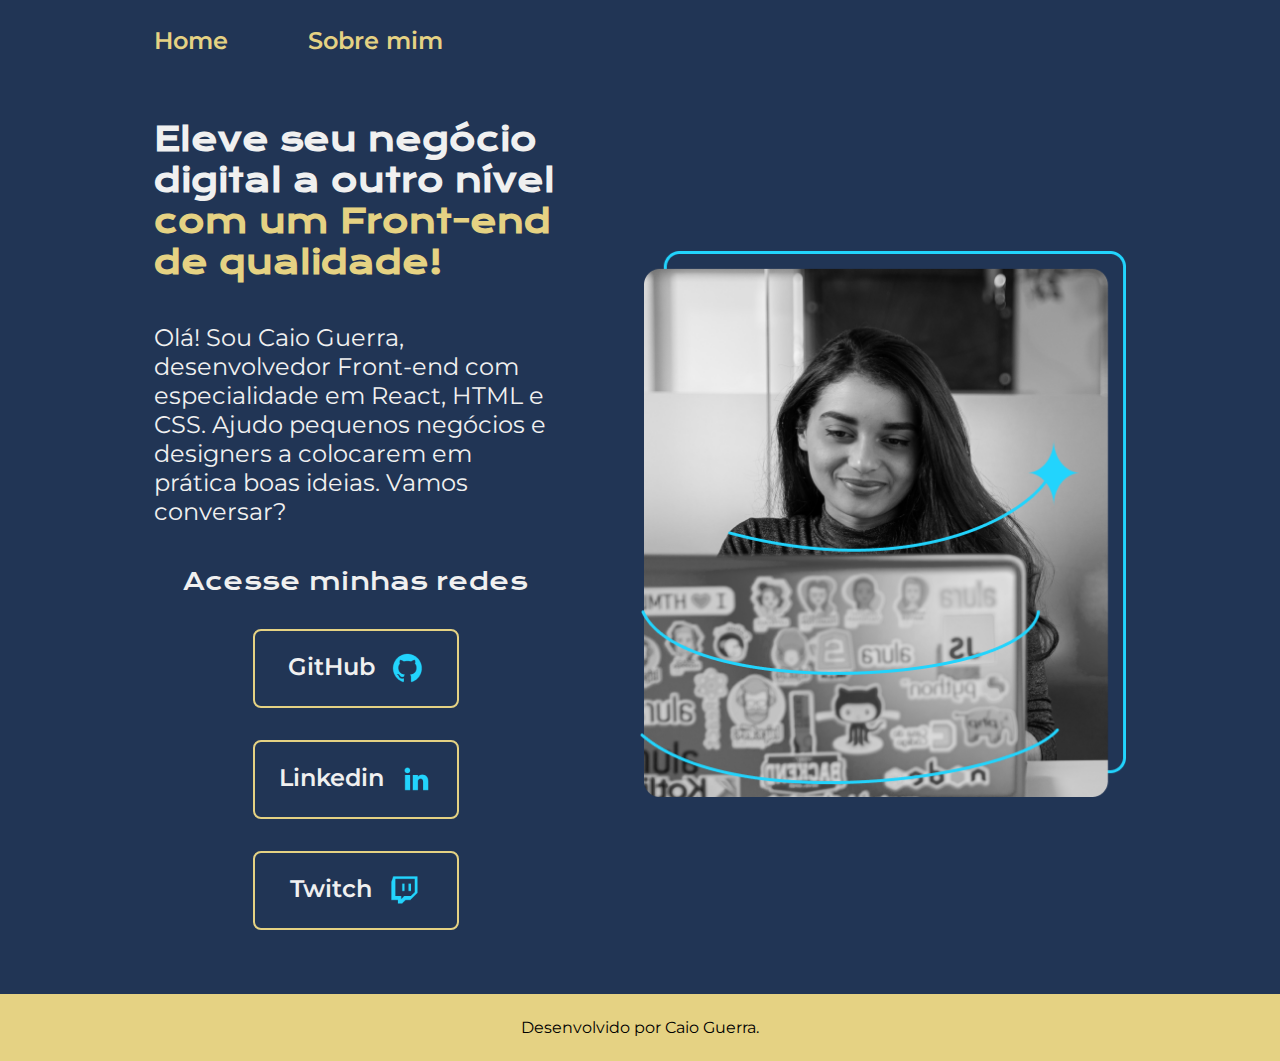
<file: index.html>
<!DOCTYPE html>
<html lang="pt-br">

<head>
    <meta charset="UTF-8">
    <meta http-equiv="X-UA-Compatible" content="IE=edge">
    <meta name="viewport" content="width=device-width, initial-scale=1.0">
    <title>Portifolio</title>
    <link rel="stylesheet" href="./style.css/style.css">
</head>

<body>
    <header class="cabecalho">
        <nav class="cabecalho__menu">
                <a class="cabecalho__menu__link" href="index.html">Home</a>
                <a class="cabecalho__menu__link" href="about.html">Sobre mim</a>
        </nav>
    </header>
    <main class="apresentacao">
        <section class="apresentacao__conteudo">
            <h1 class="apresentacao__conteudo__titulo">Eleve seu negócio digital a outro nível<strong 
            class="titulo-destaque"> com um Front-end de qualidade!
            </strong></h1>
            <p class="apresentacao__conteudo__texto">Olá! Sou Caio Guerra, desenvolvedor
            Front-end com especialidade em React, HTML e
            CSS. Ajudo pequenos negócios e designers a
            colocarem em prática boas ideias. Vamos
            conversar?</p>
            <div class="apresentacao__links">
                <h2 class="apresentacao__links__subtitulo">Acesse minhas redes</h2>
                <a class="apresentacao__links__navegacao" href="https://github.com/guilhermeonrails">GitHub
                    <img src="./assets/github.png">
                </a>
                <a class="apresentacao__links__navegacao" href="https://www.linkedin.com/in/caio-guerra-981a3717a/">Linkedin
                    <img src="./assets/linkedin.png">
                </a>
                <a class="apresentacao__links__navegacao" href="https://https://www.twitch.tv/gaules">Twitch
                    <img src="./assets/twitch.png">
                </a>
            </div>
        </section>
        <img class="apresentacao__imagem" src="./assets/Imagem.png" alt="Foto da Joana Santos programando">
    </main>
    <footer class="rodape">
        <p>Desenvolvido por Caio Guerra.</p>
    </footer>
</body>

</html>
</file>
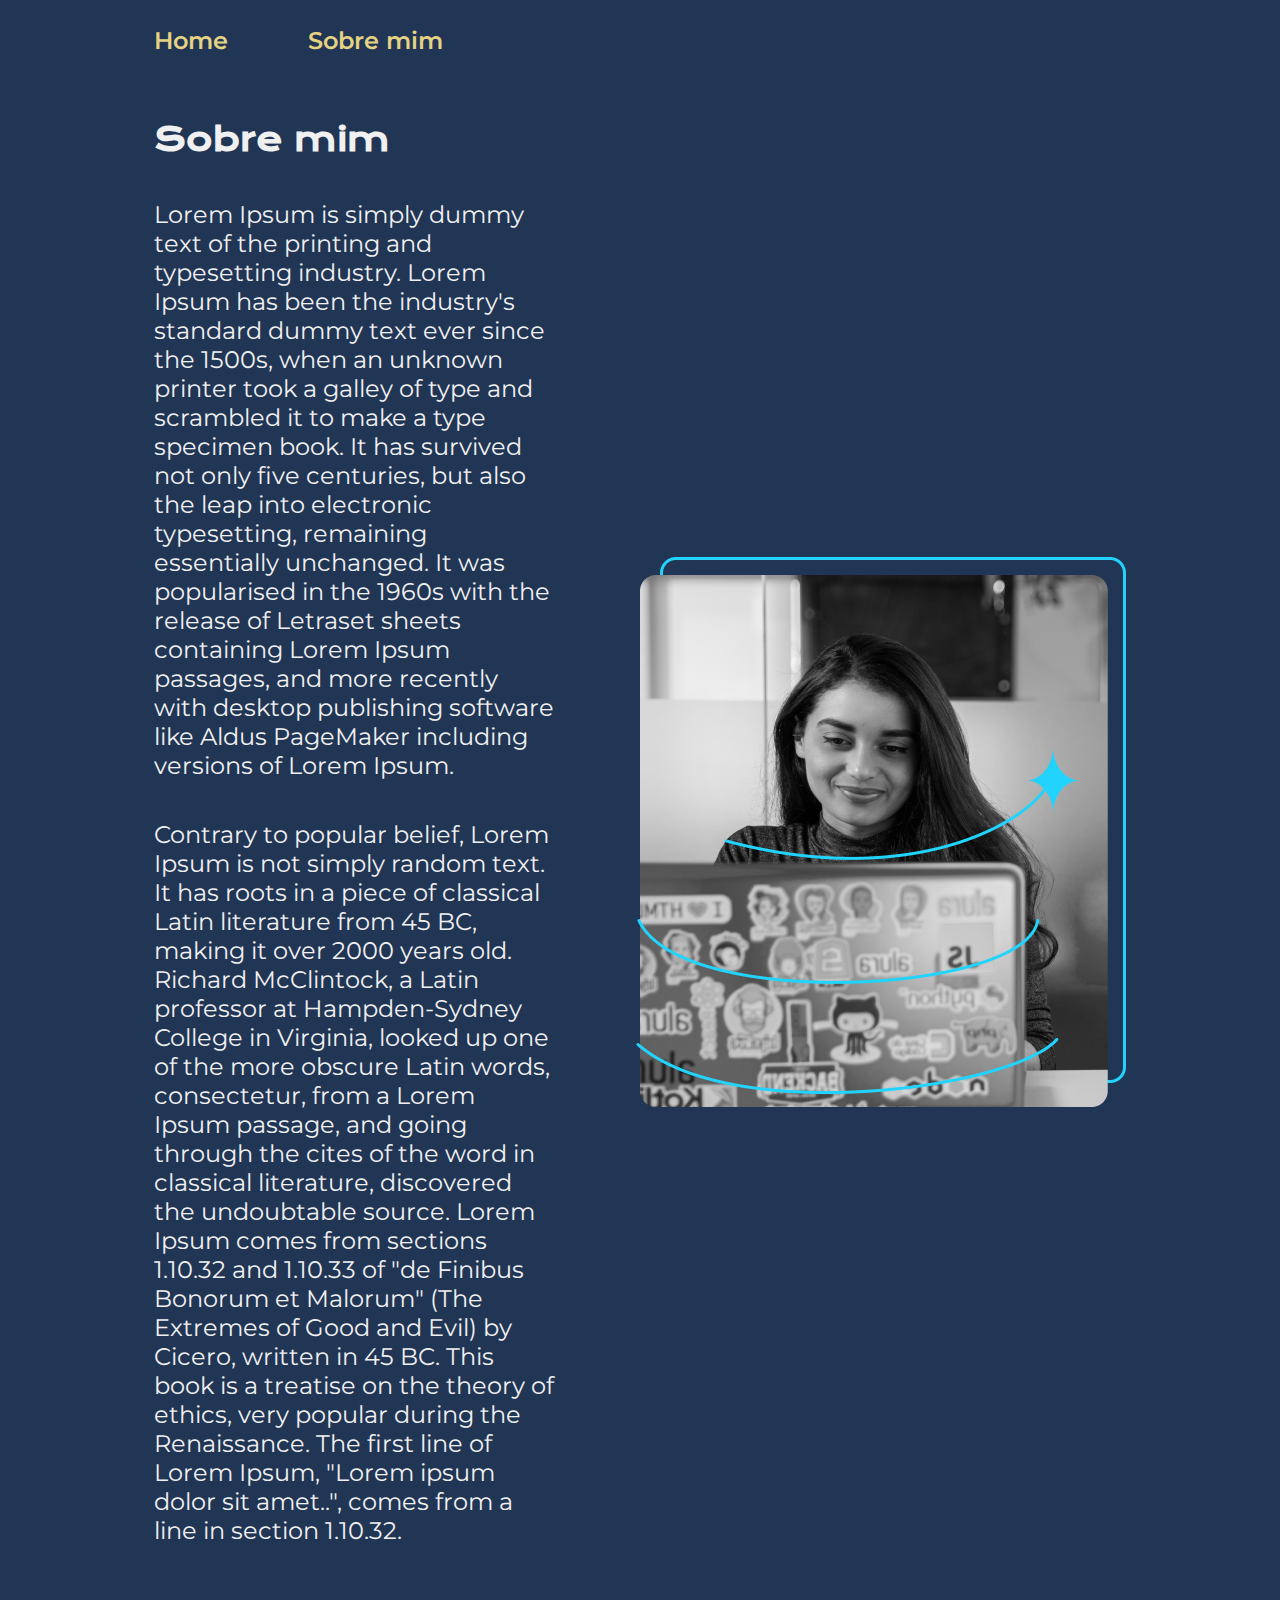
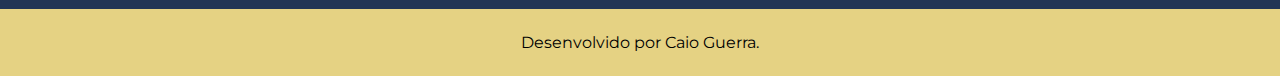
<file: about.html>
<!DOCTYPE html>
<html lang="pt-br">
<head>
    <meta charset="UTF-8">
    <meta name="viewport" content="width=device-width, initial-scale=1.0">
    <title>Sobre mim</title>
    <link rel="stylesheet" href="./style.css/style.css">
</head>
<body>
    <header class="cabecalho">
        <nav class="cabecalho__menu">
                <a class="cabecalho__menu__link" href="index.html">Home</a>
                <a class="cabecalho__menu__link" href="about.html">Sobre mim</a>
        </nav>
    </header>
    <main class="apresentacao">
        <section class="apresentacao__conteudo">
            <h1 class="apresentacao__conteudo__titulo">Sobre mim</h1>
            <p class="apresentacao__conteudo__texto">
                Lorem Ipsum is simply dummy text of the printing and typesetting industry. Lorem Ipsum has been the industry's standard dummy text ever since the 1500s, when an unknown printer took a galley of type and scrambled it to make a type specimen book. It has survived not only five centuries, but also the leap into electronic typesetting, remaining essentially unchanged. It was popularised in the 1960s with the release of Letraset sheets containing Lorem Ipsum passages, and more recently with desktop publishing software like Aldus PageMaker including versions of Lorem Ipsum.
            </p>
            <p class="apresentacao__conteudo__texto">
                Contrary to popular belief, Lorem Ipsum is not simply random text. It has roots in a piece of classical Latin literature from 45 BC, making it over 2000 years old. Richard McClintock, a Latin professor at Hampden-Sydney College in Virginia, looked up one of the more obscure Latin words, consectetur, from a Lorem Ipsum passage, and going through the cites of the word in classical literature, discovered the undoubtable source. Lorem Ipsum comes from sections 1.10.32 and 1.10.33 of "de Finibus Bonorum et Malorum" (The Extremes of Good and Evil) by Cicero, written in 45 BC. This book is a treatise on the theory of ethics, very popular during the Renaissance. The first line of Lorem Ipsum, "Lorem ipsum dolor sit amet..", comes from a line in section 1.10.32.
            </p>
        </section>
        <img src="./assets/Imagem.png">
    </main>
    <footer class="rodape">
        <p>Desenvolvido por Caio Guerra.</p>
    </footer>
</body>
</html>
</file>
<file: style.css/style.css>
@import url('https://fonts.googleapis.com/css2?family=Krona+One&family=Montserrat:wght@400;600&display=swap');

:root{
    --cor-primaria: #213555;
    --cor-secundaria: #f0f0f0;
    --cor-terciaria: #E5D283;
    --cor-hover: #4F709C;

    --fonte-primaria: 'Krona One', sans-serif;
    --fonte-secudaria: 'Montserrat', sans-serif;
}

* {
   margin: 0; 
   padding: 0;
}

body {
    box-sizing: border-box;
    background-color: var(--cor-primaria);
    color: var(--cor-secundaria)
}

.cabecalho{
    padding: 2% 0% 0% 12%;
}

.cabecalho__menu{
    display: flex;
    gap: 5rem;
}

.cabecalho__menu__link {
    font-family: var(--fonte-secudaria);
    font-size: 1.5rem;
    font-weight: 600;
    color: var(--cor-terciaria);
    text-decoration: none;

}

.titulo-destaque {
    color: var(--cor-terciaria)
}

.apresentacao { 
    padding: 5% 12%;
    display: flex;
    align-items: center;
    justify-content: space-between;
    gap: 82px;
}

.apresentacao__conteudo {
    width: 50%;
    display: flex;
    flex-direction: column;
    gap: 40px;
}

.apresentacao__conteudo__titulo {
    font-size: 2,25rem;
    font-family: var(--fonte-primaria);
}

.apresentacao__conteudo__texto {    
    font-size: 1.5rem;
    font-family: var(--fonte-secudaria);
}

.apresentacao__links {
    display: flex;
    flex-direction: column;
    justify-content: space-between;
    align-items: center;
    gap: 32px;
}

.apresentacao__links__subtitulo{
    font-family: var(--fonte-primaria);
    font-weight: 400;
    font-size: 1.5rem;
}

.apresentacao__links__navegacao {
    /* background-color: #E5D283; */
    display: flex;
    justify-content: center;
    gap: 16px;
    border: 2px solid var(--cor-terciaria);
    width: 50%;
    text-align: center;
    border-radius: 8px; 
    font-size: 1.5rem;
    font-weight: 600;
    padding: 21.5px 0;
    text-decoration: none;
    color: var(--cor-secundaria);
    font-family: var(--fonte-secudaria); 
}

.apresentacao__links__link:hover {
    background-color: var(--cor-hover);
    padding: 3%;
}

.apresentacao__imagem {
    width: 50%;
}

.rodape {
    color: black;
    background-color:var(--cor-terciaria);
    padding: 24px;
    text-align: center;
    font-family: var(--fonte-secudaria);
    font-weight: 400;
}

@media (max-width:1200px) {   
    .cabecalho{
        padding: 10%;
    }

    .cabecalho__menu{
        justify-content: center;
    }
    
    .apresentacao {
        flex-direction: column-reverse;
        padding: 5%;
    }

    .apresentacao__conteudo{
        width: auto;
    }
    }
</file>
